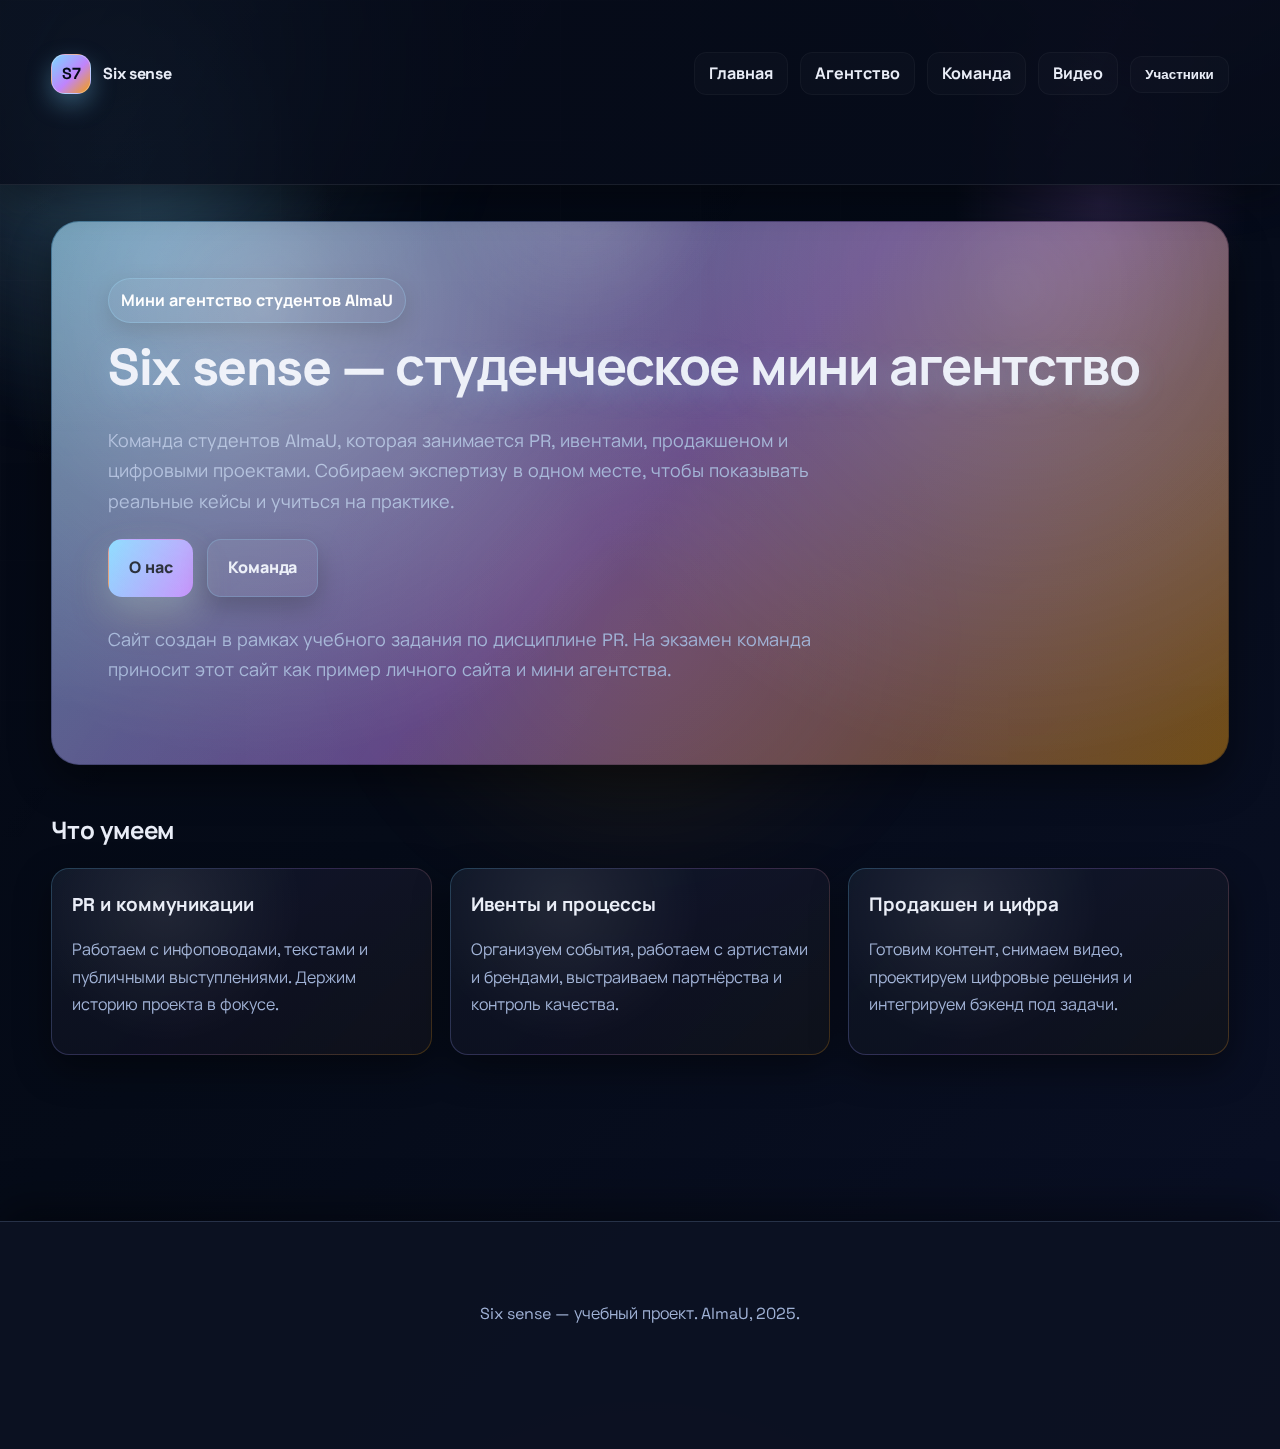
<file: index.html>
﻿<!DOCTYPE html>
<html lang="ru">
<head>
  <meta charset="UTF-8">
  <meta name="viewport" content="width=device-width, initial-scale=1.0">
  <title>Six sense — главная</title>
  <link rel="stylesheet" href="styles.css">
</head>
<body>
  <header class="site-header">
    <div class="container">
      <div class="nav-bar">
        <div class="logo">
          <span class="logo-mark">S7</span>
          <span>Six sense</span>
        </div>
        <button class="nav-toggle" aria-expanded="false" aria-label="Открыть меню">Меню</button>
        <nav class="nav">
          <ul class="nav-links">
            <li><a href="index.html">Главная</a></li>
            <li><a href="agency.html">Агентство</a></li>
            <li><a href="team.html">Команда</a></li>
            <li><a href="videos.html">Видео</a></li>
            <li class="has-submenu">
              <button class="submenu-toggle" aria-expanded="false">Участники</button>
              <ul class="submenu">
                <li><a href="sapar.html">Сапар Алихан</a></li>
                <li><a href="asel.html">Баракова Асель</a></li>
                <li><a href="amir_isaev.html">Исаев Амир</a></li>
                <li><a href="angelina.html">Куракпаева Ангелина</a></li>
                <li><a href="aruzhan.html">Есенгелді Аружан</a></li>
                <li><a href="amir_ahmatzhanov.html">Ахматжанов Амир</a></li>
              </ul>
            </li>
          </ul>
        </nav>
      </div>
    </div>
  </header>

  <main class="container">
    <section class="hero">
      <span class="pill">Мини агентство студентов AlmaU</span>
      <h1>Six sense — студенческое мини агентство</h1>
      <p>Команда студентов AlmaU, которая занимается PR, ивентами, продакшеном и цифровыми проектами. Собираем экспертизу в одном месте, чтобы показывать реальные кейсы и учиться на практике.</p>
      <div class="cta-row">
        <a class="btn" href="agency.html">О нас</a>
        <a class="btn secondary" href="team.html">Команда</a>
      </div>
      <p class="muted">Сайт создан в рамках учебного задания по дисциплине PR. На экзамен команда приносит этот сайт как пример личного сайта и мини агентства.</p>
    </section>

    <section class="section">
      <h2>Что умеем</h2>
      <div class="grid features">
        <div class="card">
          <h3>PR и коммуникации</h3>
          <p class="muted">Работаем с инфоповодами, текстами и публичными выступлениями. Держим историю проекта в фокусе.</p>
        </div>
        <div class="card">
          <h3>Ивенты и процессы</h3>
          <p class="muted">Организуем события, работаем с артистами и брендами, выстраиваем партнёрства и контроль качества.</p>
        </div>
        <div class="card">
          <h3>Продакшен и цифра</h3>
          <p class="muted">Готовим контент, снимаем видео, проектируем цифровые решения и интегрируем бэкенд под задачи.</p>
        </div>
      </div>
    </section>
  </main>

  <footer class="footer">
    <div class="container">
      <p>Six sense — учебный проект. AlmaU, 2025.</p>
    </div>
  </footer>
  <script src="script.js"></script>
</body>
</html>
</file>
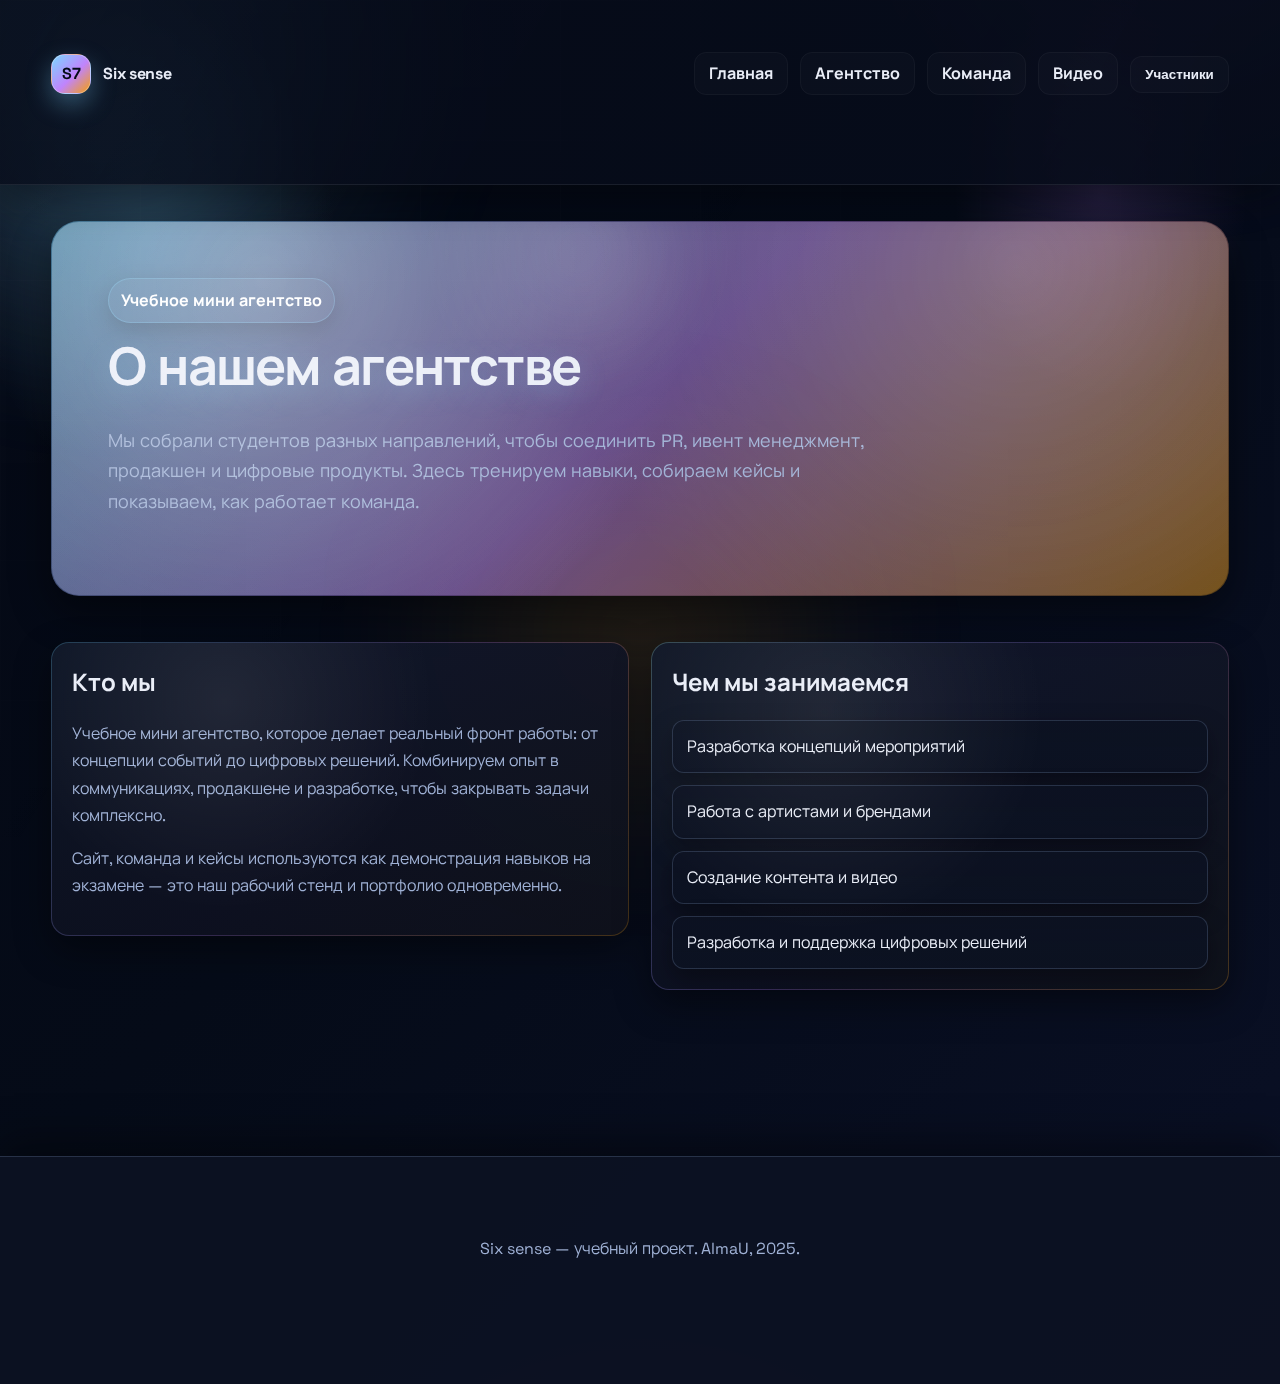
<file: agency.html>
﻿<!DOCTYPE html>
<html lang="ru">
<head>
  <meta charset="UTF-8">
  <meta name="viewport" content="width=device-width, initial-scale=1.0">
  <title>О нашем агентстве — Six sense</title>
  <link rel="stylesheet" href="styles.css">
</head>
<body>
  <header class="site-header">
    <div class="container">
      <div class="nav-bar">
        <div class="logo">
          <span class="logo-mark">S7</span>
          <span>Six sense</span>
        </div>
        <button class="nav-toggle" aria-expanded="false" aria-label="Открыть меню">Меню</button>
        <nav class="nav">
          <ul class="nav-links">
            <li><a href="index.html">Главная</a></li>
            <li><a href="agency.html">Агентство</a></li>
            <li><a href="team.html">Команда</a></li>
            <li><a href="videos.html">Видео</a></li>
            <li class="has-submenu">
              <button class="submenu-toggle" aria-expanded="false">Участники</button>
              <ul class="submenu">
                <li><a href="sapar.html">Сапар Алихан</a></li>
                <li><a href="asel.html">Баракова Асель</a></li>
                <li><a href="amir_isaev.html">Исаев Амир</a></li>
                <li><a href="angelina.html">Куракпаева Ангелина</a></li>
                <li><a href="aruzhan.html">Есенгелді Аружан</a></li>
                <li><a href="amir_ahmatzhanov.html">Ахматжанов Амир</a></li>
              </ul>
            </li>
          </ul>
        </nav>
      </div>
    </div>
  </header>

  <main class="container">
    <section class="hero">
      <span class="pill">Учебное мини агентство</span>
      <h1>О нашем агентстве</h1>
      <p>Мы собрали студентов разных направлений, чтобы соединить PR, ивент менеджмент, продакшен и цифровые продукты. Здесь тренируем навыки, собираем кейсы и показываем, как работает команда.</p>
    </section>

    <section class="section split">
      <div class="card">
        <h2>Кто мы</h2>
        <p class="muted">Учебное мини агентство, которое делает реальный фронт работы: от концепции событий до цифровых решений. Комбинируем опыт в коммуникациях, продакшене и разработке, чтобы закрывать задачи комплексно.</p>
        <p class="muted">Сайт, команда и кейсы используются как демонстрация навыков на экзамене — это наш рабочий стенд и портфолио одновременно.</p>
      </div>
      <div class="card">
        <h2>Чем мы занимаемся</h2>
        <ul class="list">
          <li>Разработка концепций мероприятий</li>
          <li>Работа с артистами и брендами</li>
          <li>Создание контента и видео</li>
          <li>Разработка и поддержка цифровых решений</li>
        </ul>
      </div>
    </section>
  </main>

  <footer class="footer">
    <div class="container">
      <p>Six sense — учебный проект. AlmaU, 2025.</p>
    </div>
  </footer>
  <script src="script.js"></script>
</body>
</html>
</file>
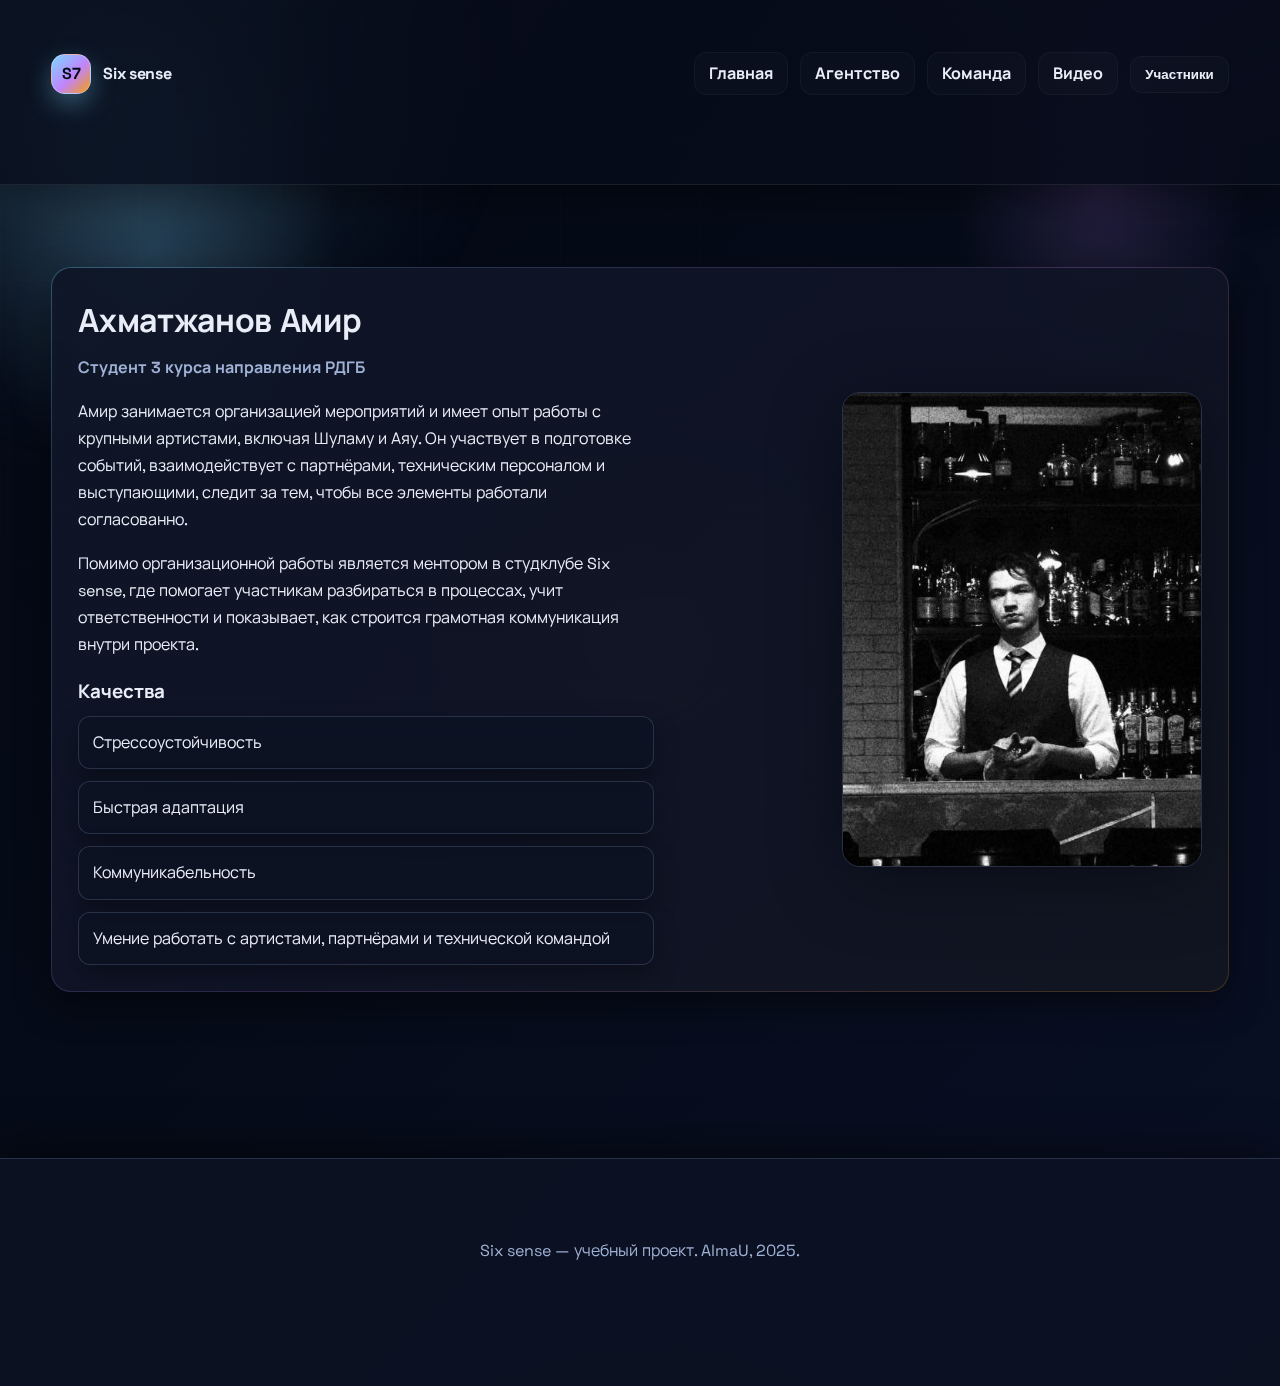
<file: amir_ahmatzhanov.html>
﻿<!DOCTYPE html>
<html lang="ru">
<head>
  <meta charset="UTF-8">
  <meta name="viewport" content="width=device-width, initial-scale=1.0">
  <title>Ахматжанов Амир — Six sense</title>
  <link rel="stylesheet" href="styles.css">
</head>
<body>
  <header class="site-header">
    <div class="container">
      <div class="nav-bar">
        <div class="logo">
          <span class="logo-mark">S7</span>
          <span>Six sense</span>
        </div>
        <button class="nav-toggle" aria-expanded="false" aria-label="Открыть меню">Меню</button>
        <nav class="nav">
          <ul class="nav-links">
            <li><a href="index.html">Главная</a></li>
            <li><a href="agency.html">Агентство</a></li>
            <li><a href="team.html">Команда</a></li>
            <li><a href="videos.html">Видео</a></li>
            <li class="has-submenu">
              <button class="submenu-toggle" aria-expanded="false">Участники</button>
              <ul class="submenu">
                <li><a href="sapar.html">Сапар Алихан</a></li>
                <li><a href="asel.html">Баракова Асель</a></li>
                <li><a href="amir_isaev.html">Исаев Амир</a></li>
                <li><a href="angelina.html">Куракпаева Ангелина</a></li>
                <li><a href="aruzhan.html">Есенгелді Аружан</a></li>
                <li><a href="amir_ahmatzhanov.html">Ахматжанов Амир</a></li>
              </ul>
            </li>
          </ul>
        </nav>
      </div>
    </div>
  </header>

  <main class="container">
    <section class="section">
      <div class="profile-layout">
        <div class="profile-text">
          <h1>Ахматжанов Амир</h1>
          <p class="role">Студент 3 курса направления РДГБ</p>
          <p>Амир занимается организацией мероприятий и имеет опыт работы с крупными артистами, включая Шуламу и Аяу. Он участвует в подготовке событий, взаимодействует с партнёрами, техническим персоналом и выступающими, следит за тем, чтобы все элементы работали согласованно.</p>
          <p>Помимо организационной работы является ментором в студклубе Six sense, где помогает участникам разбираться в процессах, учит ответственности и показывает, как строится грамотная коммуникация внутри проекта.</p>

          <div class="profile-section">
            <h3>Качества</h3>
            <ul class="list">
              <li>Стрессоустойчивость</li>
              <li>Быстрая адаптация</li>
              <li>Коммуникабельность</li>
              <li>Умение работать с артистами, партнёрами и технической командой</li>
            </ul>
          </div>
        </div>
        <div class="profile-photo">
          <img src="img/AHMUT.JPG" alt="Ахматжанов Амир">
        </div>
      </div>
    </section>
  </main>

  <footer class="footer">
    <div class="container">
      <p>Six sense — учебный проект. AlmaU, 2025.</p>
    </div>
  </footer>
  <script src="script.js"></script>
</body>
</html>
</file>
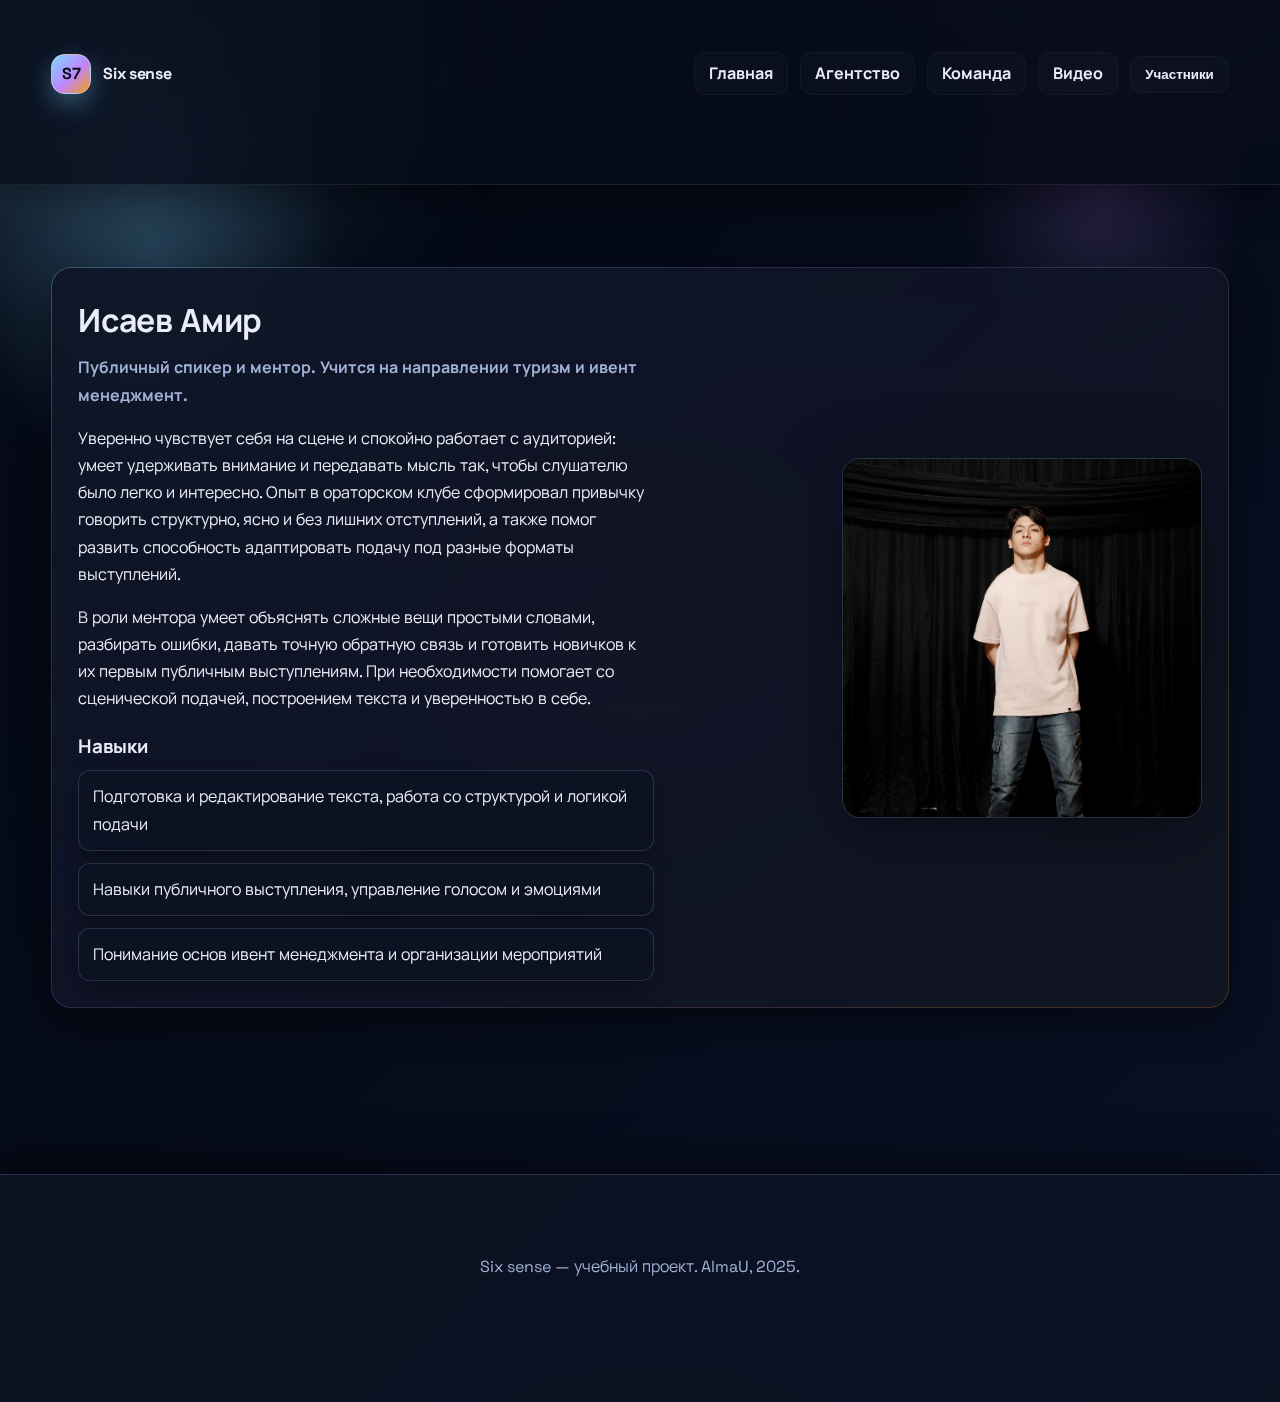
<file: amir_isaev.html>
﻿<!DOCTYPE html>
<html lang="ru">
<head>
  <meta charset="UTF-8">
  <meta name="viewport" content="width=device-width, initial-scale=1.0">
  <title>Исаев Амир — Six sense</title>
  <link rel="stylesheet" href="styles.css">
</head>
<body>
  <header class="site-header">
    <div class="container">
      <div class="nav-bar">
        <div class="logo">
          <span class="logo-mark">S7</span>
          <span>Six sense</span>
        </div>
        <button class="nav-toggle" aria-expanded="false" aria-label="Открыть меню">Меню</button>
        <nav class="nav">
          <ul class="nav-links">
            <li><a href="index.html">Главная</a></li>
            <li><a href="agency.html">Агентство</a></li>
            <li><a href="team.html">Команда</a></li>
            <li><a href="videos.html">Видео</a></li>
            <li class="has-submenu">
              <button class="submenu-toggle" aria-expanded="false">Участники</button>
              <ul class="submenu">
                <li><a href="sapar.html">Сапар Алихан</a></li>
                <li><a href="asel.html">Баракова Асель</a></li>
                <li><a href="amir_isaev.html">Исаев Амир</a></li>
                <li><a href="angelina.html">Куракпаева Ангелина</a></li>
                <li><a href="aruzhan.html">Есенгелді Аружан</a></li>
                <li><a href="amir_ahmatzhanov.html">Ахматжанов Амир</a></li>
              </ul>
            </li>
          </ul>
        </nav>
      </div>
    </div>
  </header>

  <main class="container">
    <section class="section">
      <div class="profile-layout">
        <div class="profile-text">
          <h1>Исаев Амир</h1>
          <p class="role">Публичный спикер и ментор. Учится на направлении туризм и ивент менеджмент.</p>
          <p>Уверенно чувствует себя на сцене и спокойно работает с аудиторией: умеет удерживать внимание и передавать мысль так, чтобы слушателю было легко и интересно. Опыт в ораторском клубе сформировал привычку говорить структурно, ясно и без лишних отступлений, а также помог развить способность адаптировать подачу под разные форматы выступлений.</p>
          <p>В роли ментора умеет объяснять сложные вещи простыми словами, разбирать ошибки, давать точную обратную связь и готовить новичков к их первым публичным выступлениям. При необходимости помогает со сценической подачей, построением текста и уверенностью в себе.</p>

          <div class="profile-section">
            <h3>Навыки</h3>
            <ul class="list">
              <li>Подготовка и редактирование текста, работа со структурой и логикой подачи</li>
              <li>Навыки публичного выступления, управление голосом и эмоциями</li>
              <li>Понимание основ ивент менеджмента и организации мероприятий</li>
            </ul>
          </div>
        </div>
        <div class="profile-photo">
          <img src="img/ISAEV..JPG" alt="Исаев Амир">
        </div>
      </div>
    </section>
  </main>

  <footer class="footer">
    <div class="container">
      <p>Six sense — учебный проект. AlmaU, 2025.</p>
    </div>
  </footer>
  <script src="script.js"></script>
</body>
</html>
</file>
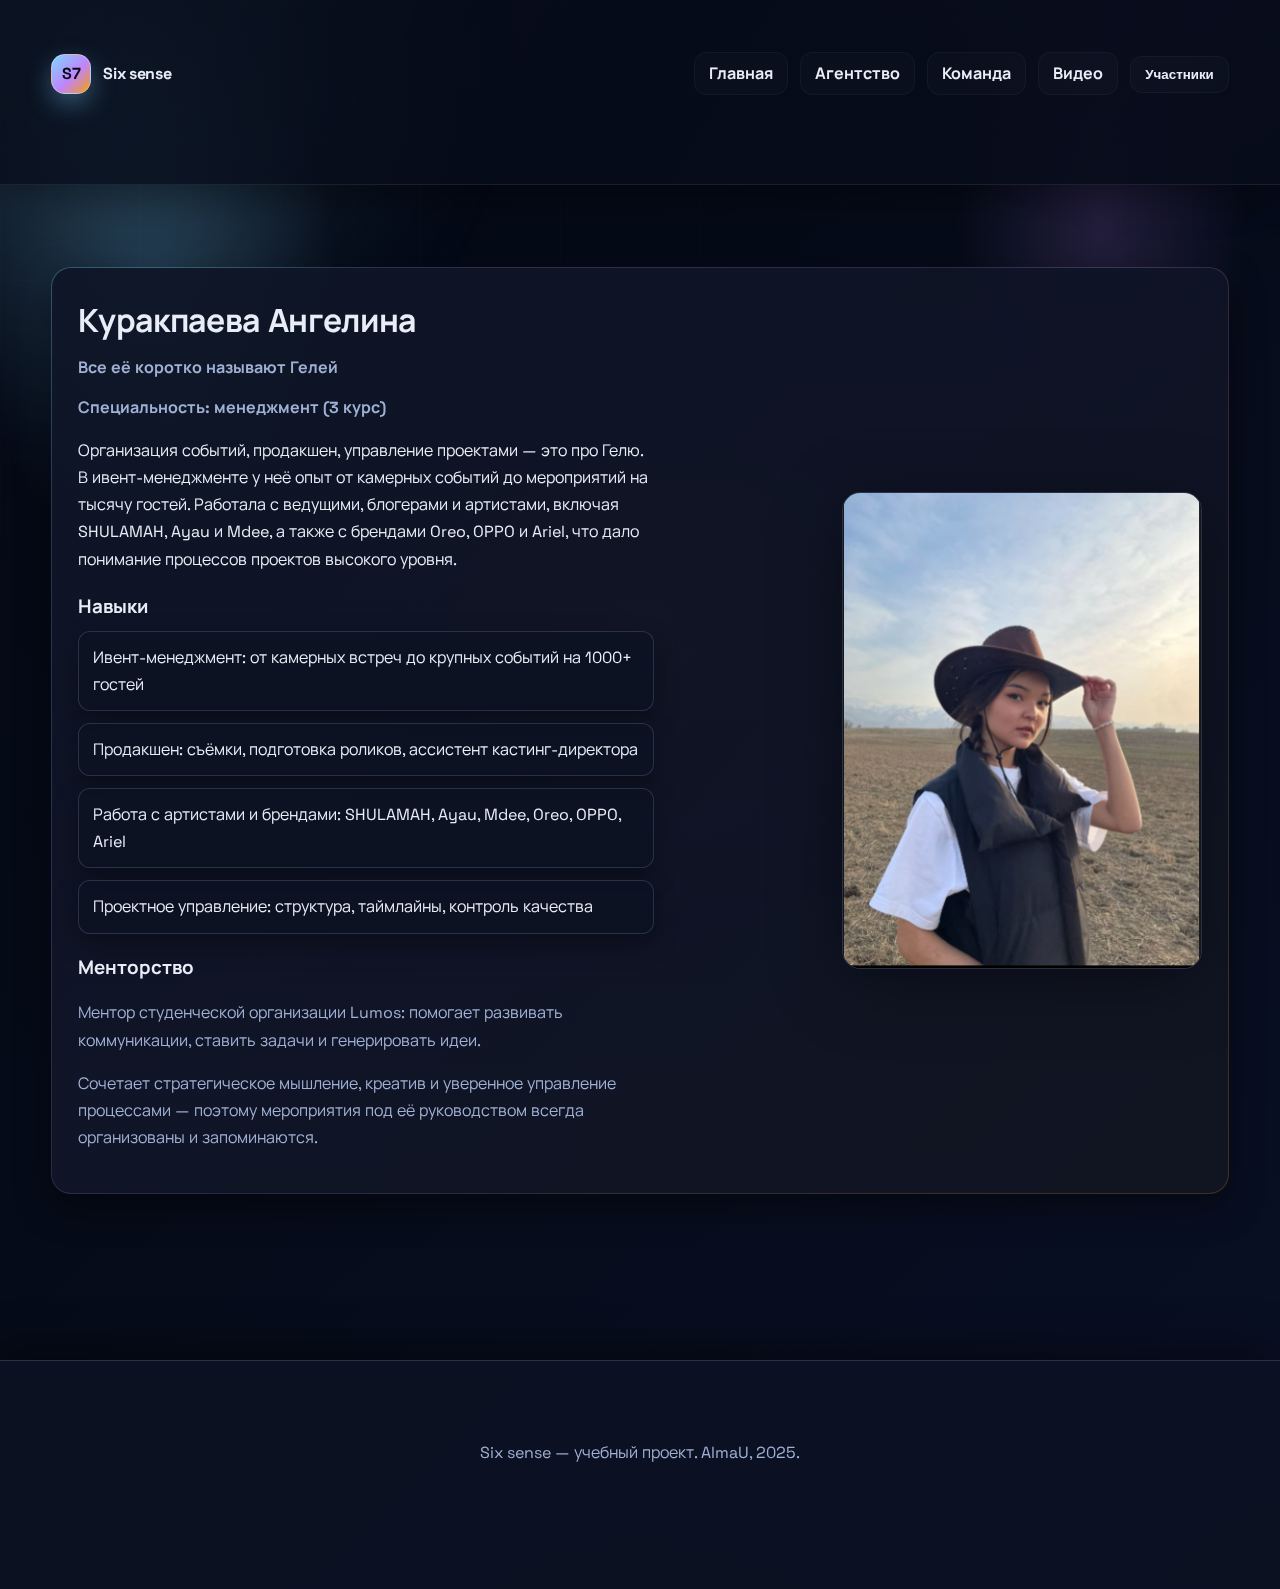
<file: angelina.html>
﻿<!DOCTYPE html>
<html lang="ru">
<head>
  <meta charset="UTF-8">
  <meta name="viewport" content="width=device-width, initial-scale=1.0">
  <title>Куракпаева Ангелина — Six sense</title>
  <link rel="stylesheet" href="styles.css">
</head>
<body>
  <header class="site-header">
    <div class="container">
      <div class="nav-bar">
        <div class="logo">
          <span class="logo-mark">S7</span>
          <span>Six sense</span>
        </div>
        <button class="nav-toggle" aria-expanded="false" aria-label="Открыть меню">Меню</button>
        <nav class="nav">
          <ul class="nav-links">
            <li><a href="index.html">Главная</a></li>
            <li><a href="agency.html">Агентство</a></li>
            <li><a href="team.html">Команда</a></li>
            <li><a href="videos.html">Видео</a></li>
            <li class="has-submenu">
              <button class="submenu-toggle" aria-expanded="false">Участники</button>
              <ul class="submenu">
                <li><a href="sapar.html">Сапар Алихан</a></li>
                <li><a href="asel.html">Баракова Асель</a></li>
                <li><a href="amir_isaev.html">Исаев Амир</a></li>
                <li><a href="angelina.html">Куракпаева Ангелина</a></li>
                <li><a href="aruzhan.html">Есенгелді Аружан</a></li>
                <li><a href="amir_ahmatzhanov.html">Ахматжанов Амир</a></li>
              </ul>
            </li>
          </ul>
        </nav>
      </div>
    </div>
  </header>

  <main class="container">
    <section class="section">
      <div class="profile-layout">
        <div class="profile-text">
          <h1>Куракпаева Ангелина</h1>
           <p class="role">Все её коротко называют Гелей</p>
          <p class="role">Специальность: менеджмент (3 курс)</p>
          
          <p>Организация событий, продакшен, управление проектами — это про Гелю. В ивент‑менеджменте у неё опыт от камерных событий до мероприятий на тысячу гостей. Работала с ведущими, блогерами и артистами, включая SHULAMAH, Ayau и Mdee, а также с брендами Oreo, OPPO и Ariel, что дало понимание процессов проектов высокого уровня.</p>

          <div class="profile-section">
            <h3>Навыки</h3>
            <ul class="list">
              <li>Ивент‑менеджмент: от камерных встреч до крупных событий на 1000+ гостей</li>
              <li>Продакшен: съёмки, подготовка роликов, ассистент кастинг-директора</li>
              <li>Работа с артистами и брендами: SHULAMAH, Ayau, Mdee, Oreo, OPPO, Ariel</li>
              <li>Проектное управление: структура, таймлайны, контроль качества</li>
            </ul>
          </div>

          <div class="profile-section">
            <h3>Менторство</h3>
            <p class="muted">Ментор студенческой организации Lumos: помогает развивать коммуникации, ставить задачи и генерировать идеи.</p>
          </div>

          <p class="muted">Сочетает стратегическое мышление, креатив и уверенное управление процессами — поэтому мероприятия под её руководством всегда организованы и запоминаются.</p>
        </div>
        <div class="profile-photo">
          <img src="img/KURAK.png" alt="Куракпаева Ангелина">
        </div>
      </div>
    </section>
  </main>

  <footer class="footer">
    <div class="container">
      <p>Six sense — учебный проект. AlmaU, 2025.</p>
    </div>
  </footer>
  <script src="script.js"></script>
</body>
</html>
</file>
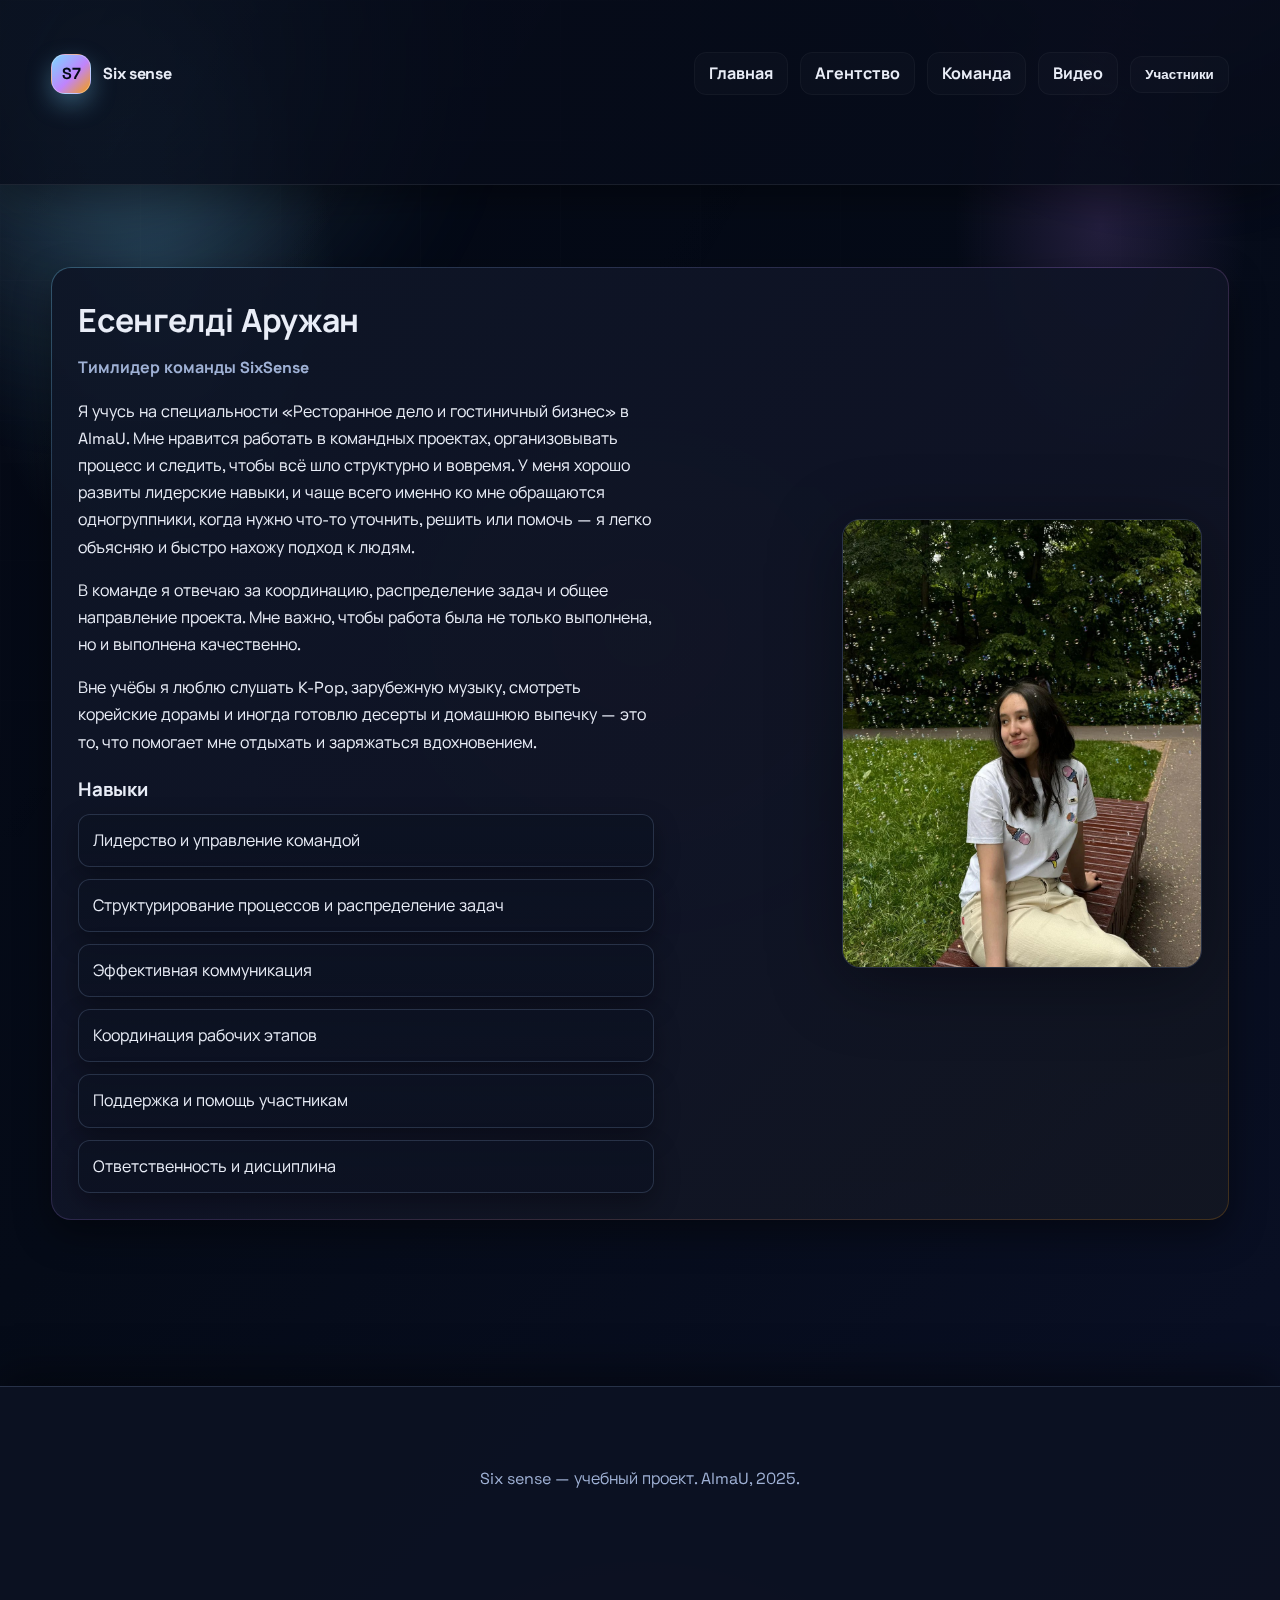
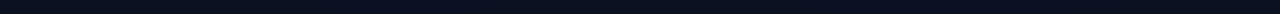
<file: aruzhan.html>
﻿<!DOCTYPE html>
<html lang="ru">
<head>
  <meta charset="UTF-8">
  <meta name="viewport" content="width=device-width, initial-scale=1.0">
  <title>Есенгелді Аружан — Six sense</title>
  <link rel="stylesheet" href="styles.css">
</head>
<body>
  <header class="site-header">
    <div class="container">
      <div class="nav-bar">
        <div class="logo">
          <span class="logo-mark">S7</span>
          <span>Six sense</span>
        </div>
        <button class="nav-toggle" aria-expanded="false" aria-label="Открыть меню">Меню</button>
        <nav class="nav">
          <ul class="nav-links">
            <li><a href="index.html">Главная</a></li>
            <li><a href="agency.html">Агентство</a></li>
            <li><a href="team.html">Команда</a></li>
            <li><a href="videos.html">Видео</a></li>
            <li class="has-submenu">
              <button class="submenu-toggle" aria-expanded="false">Участники</button>
              <ul class="submenu">
                <li><a href="sapar.html">Сапар Алихан</a></li>
                <li><a href="asel.html">Баракова Асель</a></li>
                <li><a href="amir_isaev.html">Исаев Амир</a></li>
                <li><a href="angelina.html">Куракпаева Ангелина</a></li>
                <li><a href="aruzhan.html">Есенгелді Аружан</a></li>
                <li><a href="amir_ahmatzhanov.html">Ахматжанов Амир</a></li>
              </ul>
            </li>
          </ul>
        </nav>
      </div>
    </div>
  </header>

  <main class="container">
    <section class="section">
      <div class="profile-layout">
        <div class="profile-text">
          <h1>Есенгелді Аружан</h1>
          <p class="role">Тимлидер команды SixSense</p>
          <p>Я учусь на специальности «Ресторанное дело и гостиничный бизнес» в AlmaU. Мне нравится работать в командных проектах, организовывать процесс и следить, чтобы всё шло структурно и вовремя. У меня хорошо развиты лидерские навыки, и чаще всего именно ко мне обращаются одногруппники, когда нужно что-то уточнить, решить или помочь — я легко объясняю и быстро нахожу подход к людям.</p>
          <p>В команде я отвечаю за координацию, распределение задач и общее направление проекта. Мне важно, чтобы работа была не только выполнена, но и выполнена качественно.</p>
          <p>Вне учёбы я люблю слушать K-Pop, зарубежную музыку, смотреть корейские дорамы и иногда готовлю десерты и домашнюю выпечку — это то, что помогает мне отдыхать и заряжаться вдохновением.</p>

          <div class="profile-section">
            <h3>Навыки</h3>
            <ul class="list">
              <li>Лидерство и управление командой</li>
              <li>Структурирование процессов и распределение задач</li>
              <li>Эффективная коммуникация</li>
              <li>Координация рабочих этапов</li>
              <li>Поддержка и помощь участникам</li>
              <li>Ответственность и дисциплина</li>
            </ul>
          </div>
        </div>
        <div class="profile-photo">
          <img src="img/ESENGELDI.jpg" alt="Есенгелді Аружан">
        </div>
      </div>
    </section>
  </main>

  <footer class="footer">
    <div class="container">
      <p>Six sense — учебный проект. AlmaU, 2025.</p>
    </div>
  </footer>
  <script src="script.js"></script>
</body>
</html>
</file>
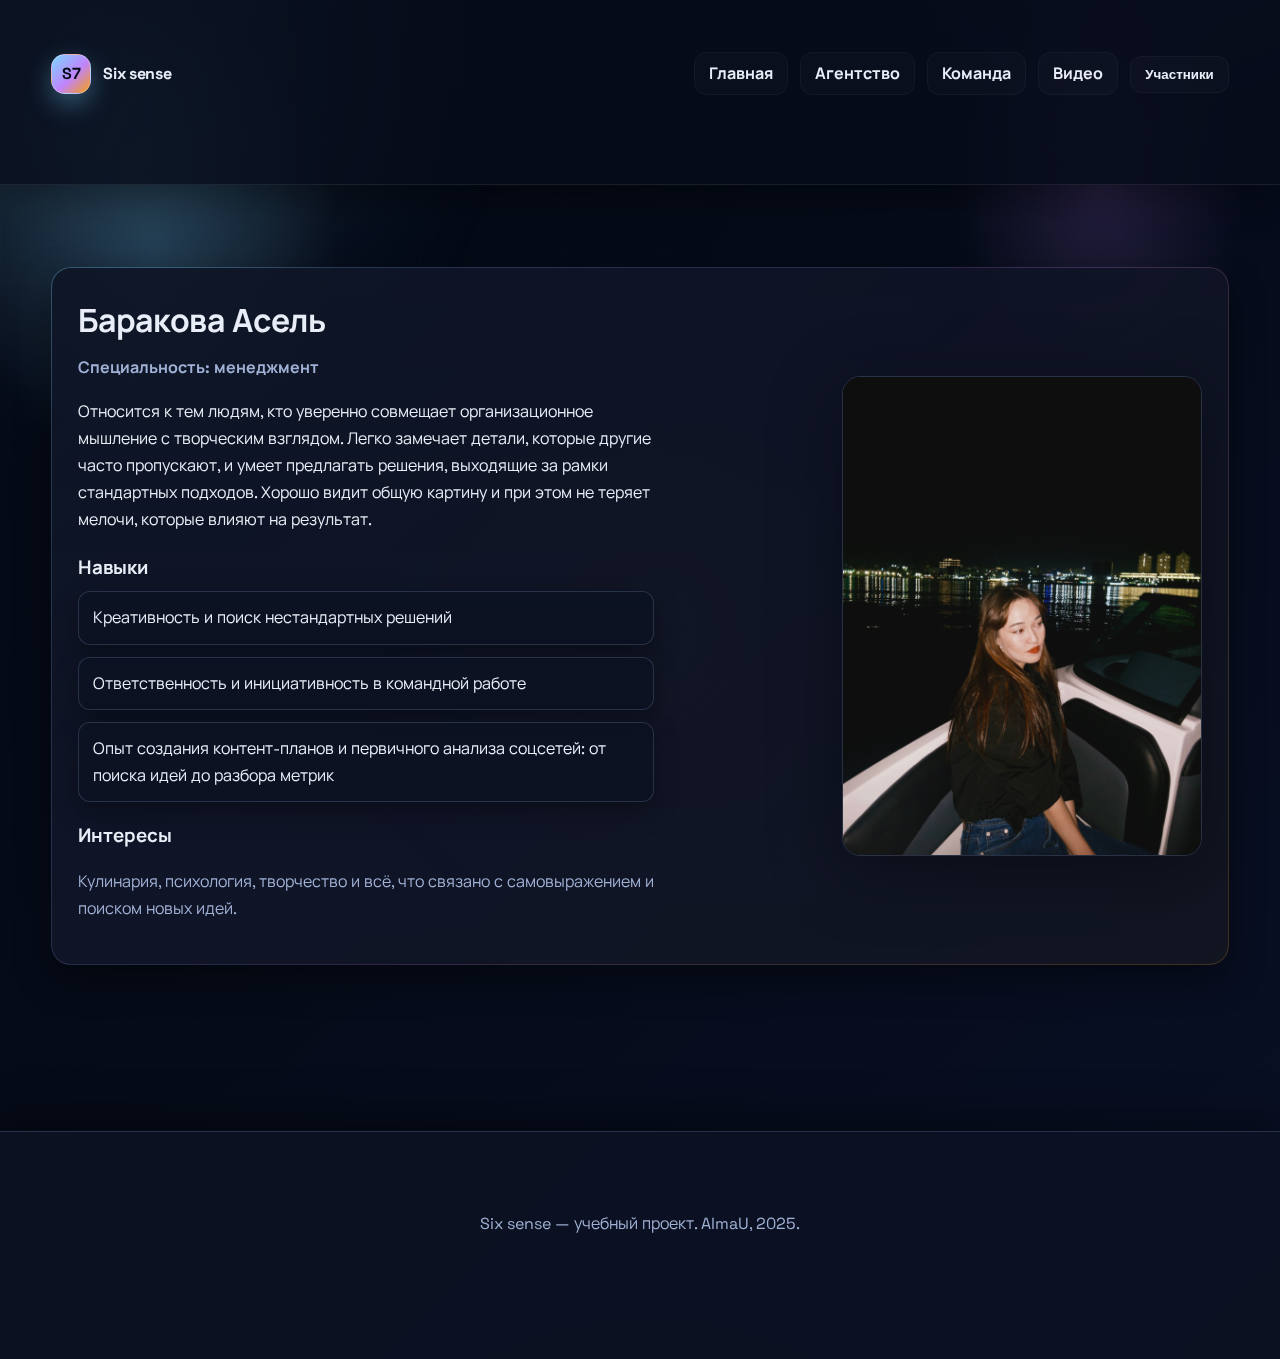
<file: asel.html>
﻿<!DOCTYPE html>
<html lang="ru">
<head>
  <meta charset="UTF-8">
  <meta name="viewport" content="width=device-width, initial-scale=1.0">
  <title>Баракова Асель — Six sense</title>
  <link rel="stylesheet" href="styles.css">
</head>
<body>
  <header class="site-header">
    <div class="container">
      <div class="nav-bar">
        <div class="logo">
          <span class="logo-mark">S7</span>
          <span>Six sense</span>
        </div>
        <button class="nav-toggle" aria-expanded="false" aria-label="Открыть меню">Меню</button>
        <nav class="nav">
          <ul class="nav-links">
            <li><a href="index.html">Главная</a></li>
            <li><a href="agency.html">Агентство</a></li>
            <li><a href="team.html">Команда</a></li>
            <li><a href="videos.html">Видео</a></li>
            <li class="has-submenu">
              <button class="submenu-toggle" aria-expanded="false">Участники</button>
              <ul class="submenu">
                <li><a href="sapar.html">Сапар Алихан</a></li>
                <li><a href="asel.html">Баракова Асель</a></li>
                <li><a href="amir_isaev.html">Исаев Амир</a></li>
                <li><a href="angelina.html">Куракпаева Ангелина</a></li>
                <li><a href="aruzhan.html">Есенгелді Аружан</a></li>
                <li><a href="amir_ahmatzhanov.html">Ахматжанов Амир</a></li>
              </ul>
            </li>
          </ul>
        </nav>
      </div>
    </div>
  </header>

  <main class="container">
    <section class="section">
      <div class="profile-layout">
        <div class="profile-text">
          <h1>Баракова Асель</h1>
          <p class="role">Специальность: менеджмент</p>
          <p>Относится к тем людям, кто уверенно совмещает организационное мышление с творческим взглядом. Легко замечает детали, которые другие часто пропускают, и умеет предлагать решения, выходящие за рамки стандартных подходов. Хорошо видит общую картину и при этом не теряет мелочи, которые влияют на результат.</p>

          <div class="profile-section">
            <h3>Навыки</h3>
            <ul class="list">
              <li>Креативность и поиск нестандартных решений</li>
              <li>Ответственность и инициативность в командной работе</li>
              <li>Опыт создания контент-планов и первичного анализа соцсетей: от поиска идей до разбора метрик</li>
            </ul>
          </div>

          <div class="profile-section">
            <h3>Интересы</h3>
            <p class="muted">Кулинария, психология, творчество и всё, что связано с самовыражением и поиском новых идей.</p>
          </div>
        </div>
        <div class="profile-photo">
          <img src="img/BARA.jpg" alt="Баракова Асель">
        </div>
      </div>
    </section>
  </main>

  <footer class="footer">
    <div class="container">
      <p>Six sense — учебный проект. AlmaU, 2025.</p>
    </div>
  </footer>
  <script src="script.js"></script>
</body>
</html>
</file>
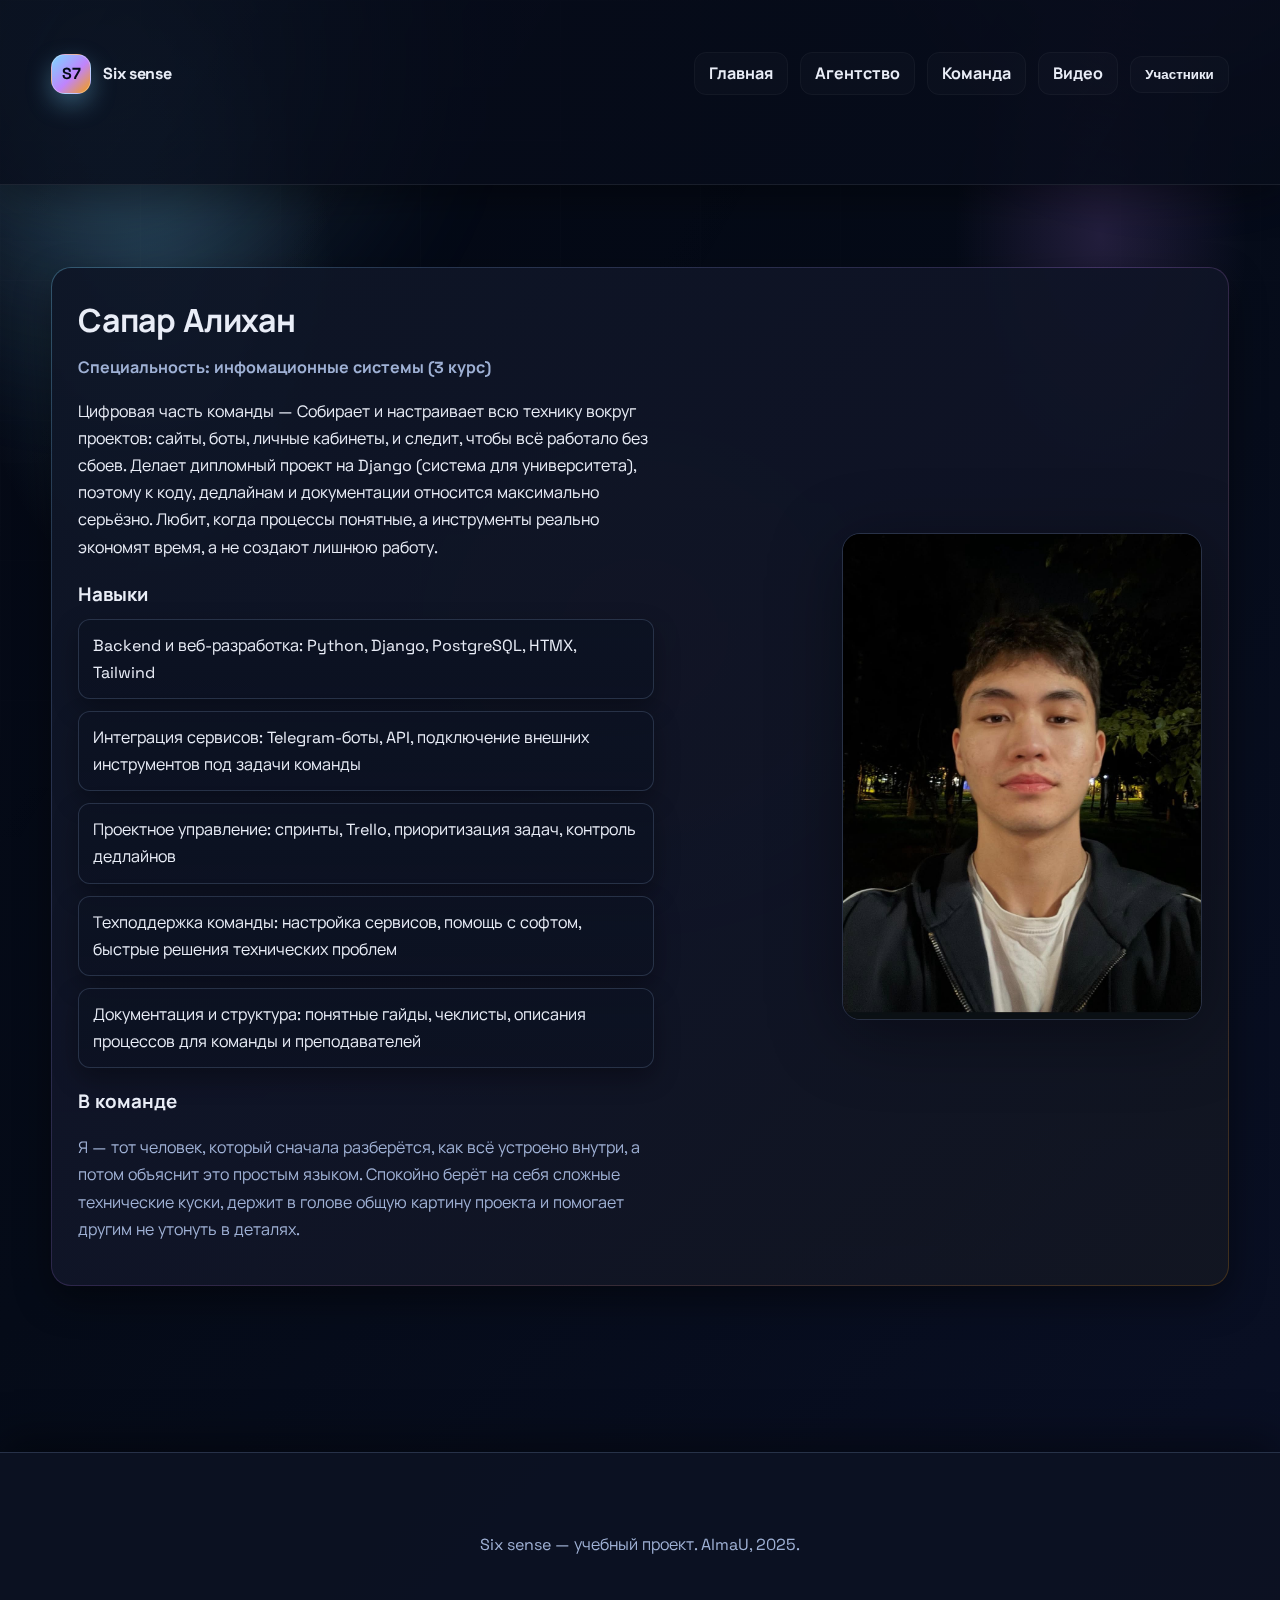
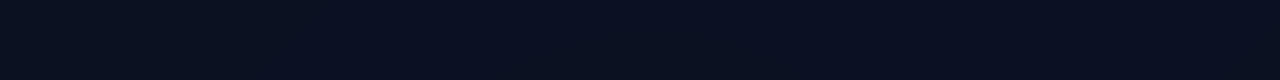
<file: sapar.html>
﻿<!DOCTYPE html>
<html lang="ru">
<head>
  <meta charset="UTF-8">
  <meta name="viewport" content="width=device-width, initial-scale=1.0">
  <title>Сапар Алихан — Six sense</title>
  <link rel="stylesheet" href="styles.css">
</head>
<body>
  <header class="site-header">
    <div class="container">
      <div class="nav-bar">
        <div class="logo">
          <span class="logo-mark">S7</span>
          <span>Six sense</span>
        </div>
        <button class="nav-toggle" aria-expanded="false" aria-label="Открыть меню">Меню</button>
        <nav class="nav">
          <ul class="nav-links">
            <li><a href="index.html">Главная</a></li>
            <li><a href="agency.html">Агентство</a></li>
            <li><a href="team.html">Команда</a></li>
            <li><a href="videos.html">Видео</a></li>
            <li class="has-submenu">
              <button class="submenu-toggle" aria-expanded="false">Участники</button>
              <ul class="submenu">
                <li><a href="sapar.html">Сапар Алихан</a></li>
                <li><a href="asel.html">Баракова Асель</a></li>
                <li><a href="amir_isaev.html">Исаев Амир</a></li>
                <li><a href="angelina.html">Куракпаева Ангелина</a></li>
                <li><a href="aruzhan.html">Есенгелді Аружан</a></li>
                <li><a href="amir_ahmatzhanov.html">Ахматжанов Амир</a></li>
              </ul>
            </li>
          </ul>
        </nav>
      </div>
    </div>
  </header>

  <main class="container">
    <section class="section">
      <div class="profile-layout">
        <div class="profile-text">
          <h1>Сапар Алихан</h1>
          <p class="role">Специальность: инфомационные системы (3 курс)</p>
          <p>Цифровая часть команды —  Собирает и настраивает всю технику вокруг проектов: сайты, боты, личные кабинеты, и следит, чтобы всё работало без сбоев. Делает дипломный проект на Django (система для университета), поэтому к коду, дедлайнам и документации относится максимально серьёзно. Любит, когда процессы понятные, а инструменты реально экономят время, а не создают лишнюю работу.</p>

          <div class="profile-section">
            <h3>Навыки</h3>
            <ul class="list">
              <li>Backend и веб‑разработка: Python, Django, PostgreSQL, HTMX, Tailwind</li>
              <li>Интеграция сервисов: Telegram‑боты, API, подключение внешних инструментов под задачи команды</li>
              <li>Проектное управление: спринты, Trello, приоритизация задач, контроль дедлайнов</li>
              <li>Техподдержка команды: настройка сервисов, помощь с софтом, быстрые решения технических проблем</li>
              <li>Документация и структура: понятные гайды, чеклисты, описания процессов для команды и преподавателей</li>
            </ul>
          </div>

          <div class="profile-section">
            <h3>В команде</h3>
            <p class="muted">Я — тот человек, который сначала разберётся, как всё устроено внутри, а потом объяснит это простым языком. Спокойно берёт на себя сложные технические куски, держит в голове общую картину проекта и помогает другим не утонуть в деталях.</p>
          </div>
        </div>
        <div class="profile-photo">
          <img src="img/SAPAR.jpeg" alt="Сапар Алихан">
        </div>
      </div>
    </section>
  </main>

  <footer class="footer">
    <div class="container">
      <p>Six sense — учебный проект. AlmaU, 2025.</p>
    </div>
  </footer>
  <script src="script.js"></script>
</body>
</html>
</file>
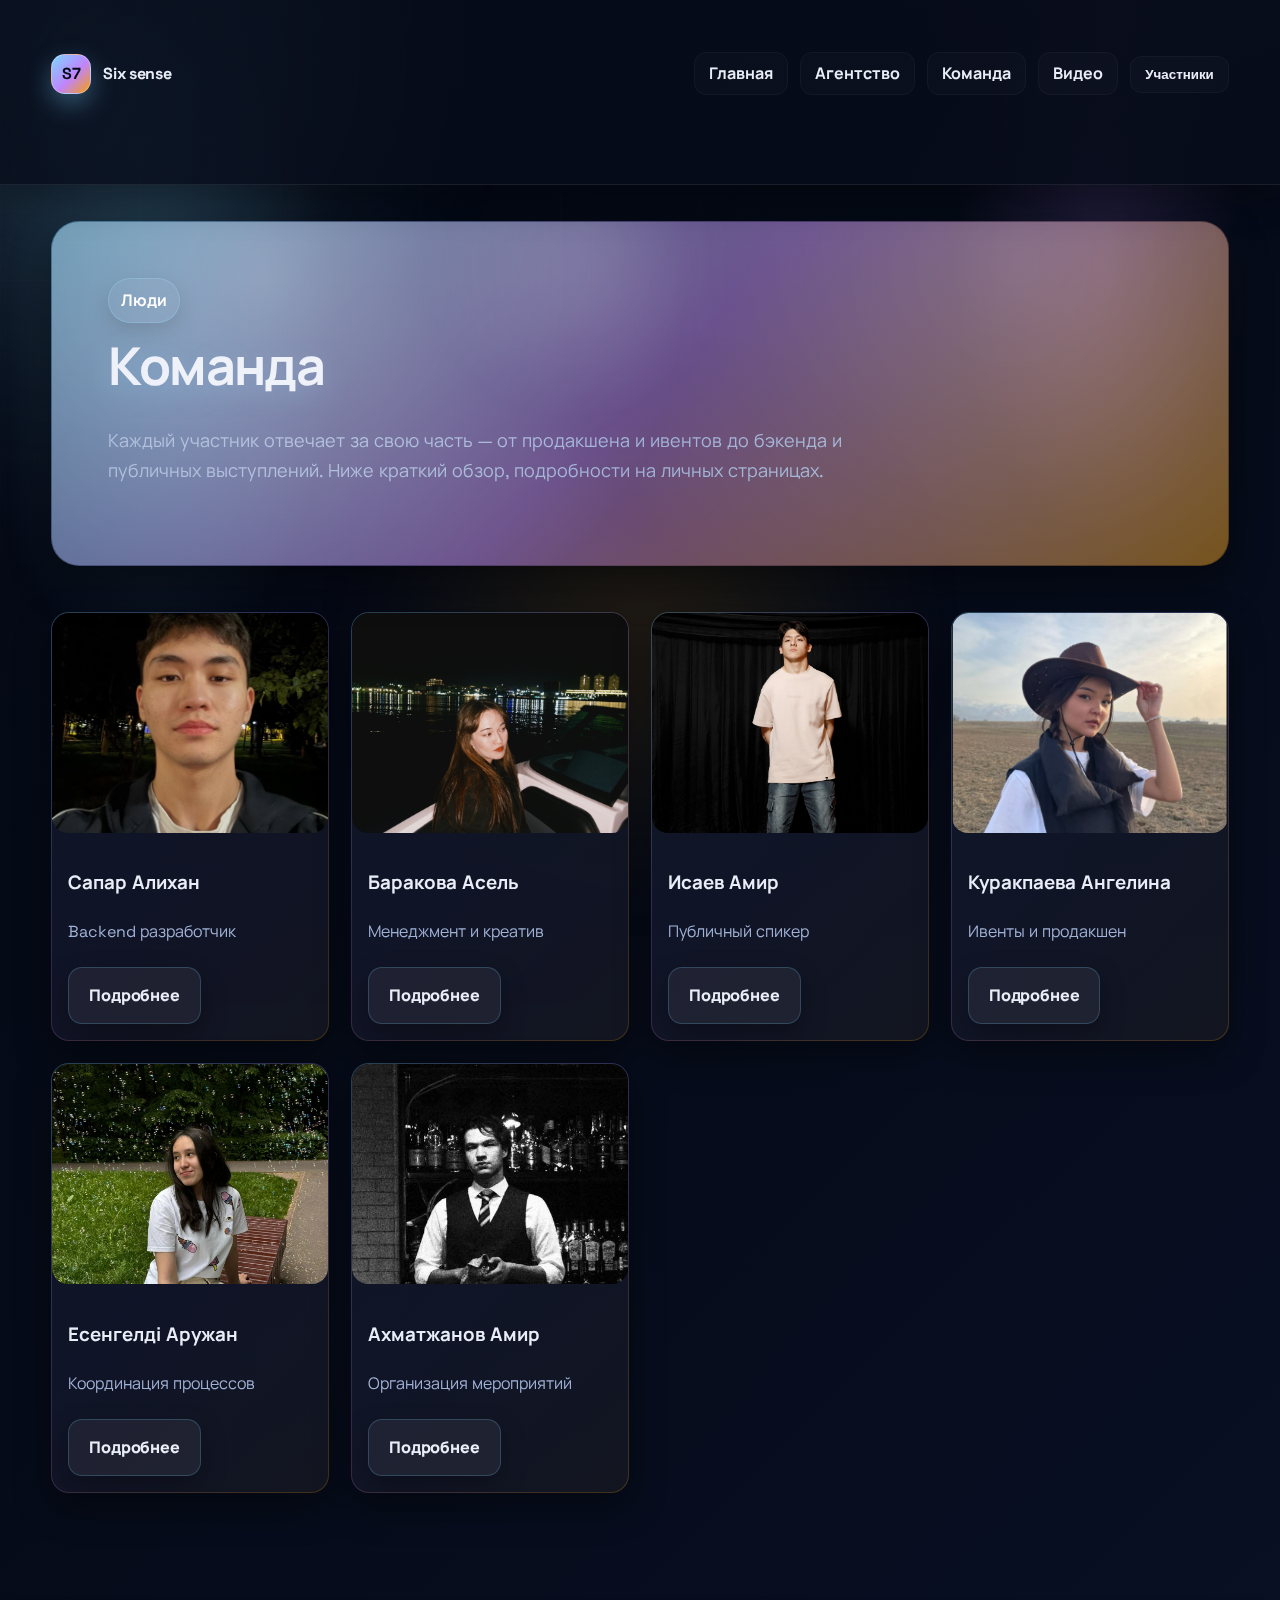
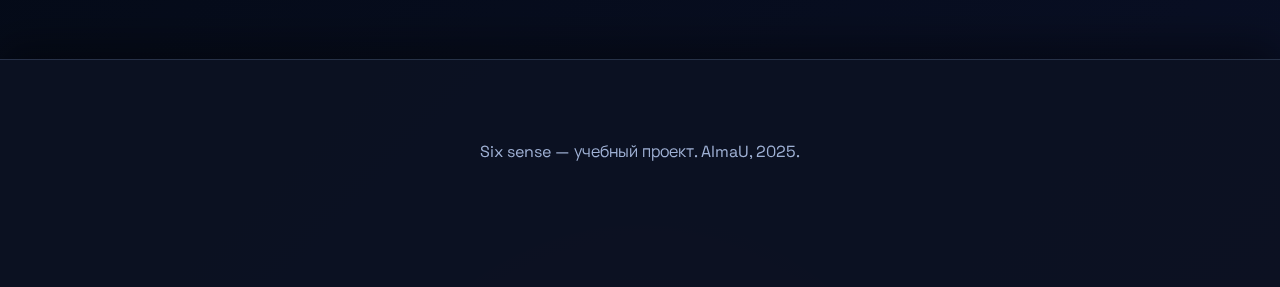
<file: team.html>
﻿<!DOCTYPE html>
<html lang="ru">
<head>
  <meta charset="UTF-8">
  <meta name="viewport" content="width=device-width, initial-scale=1.0">
  <title>Команда — Six sense</title>
  <link rel="stylesheet" href="styles.css">
</head>
<body>
  <header class="site-header">
    <div class="container">
      <div class="nav-bar">
        <div class="logo">
          <span class="logo-mark">S7</span>
          <span>Six sense</span>
        </div>
        <button class="nav-toggle" aria-expanded="false" aria-label="Открыть меню">Меню</button>
        <nav class="nav">
          <ul class="nav-links">
            <li><a href="index.html">Главная</a></li>
            <li><a href="agency.html">Агентство</a></li>
            <li><a href="team.html">Команда</a></li>
            <li><a href="videos.html">Видео</a></li>
            <li class="has-submenu">
              <button class="submenu-toggle" aria-expanded="false">Участники</button>
              <ul class="submenu">
                <li><a href="sapar.html">Сапар Алихан</a></li>
                <li><a href="asel.html">Баракова Асель</a></li>
                <li><a href="amir_isaev.html">Исаев Амир</a></li>
                <li><a href="angelina.html">Куракпаева Ангелина</a></li>
                <li><a href="aruzhan.html">Есенгелді Аружан</a></li>
                <li><a href="amir_ahmatzhanov.html">Ахматжанов Амир</a></li>
              </ul>
            </li>
          </ul>
        </nav>
      </div>
    </div>
  </header>

  <main class="container">
    <section class="hero">
      <span class="pill">Люди</span>
      <h1>Команда</h1>
      <p class="muted">Каждый участник отвечает за свою часть — от продакшена и ивентов до бэкенда и публичных выступлений. Ниже краткий обзор, подробности на личных страницах.</p>
    </section>

    <section class="section">
      <div class="team-grid">
        <div class="member-card">
          <img src="img/SAPAR.jpeg" alt="Сапар Алихан">
          <div class="member-content">
            <h3>Сапар Алихан</h3>
            <p class="member-role">Backend разработчик</p>
          </div>
          <div class="card-actions">
            <a class="btn secondary" href="sapar.html">Подробнее</a>
          </div>
        </div>
        <div class="member-card">
          <img src="img/BARA.jpg" alt="Баракова Асель">
          <div class="member-content">
            <h3>Баракова Асель</h3>
            <p class="member-role">Менеджмент и креатив</p>
          </div>
          <div class="card-actions">
            <a class="btn secondary" href="asel.html">Подробнее</a>
          </div>
        </div>
        <div class="member-card">
          <img src="img/ISAEV..JPG" alt="Исаев Амир">
          <div class="member-content">
            <h3>Исаев Амир</h3>
            <p class="member-role">Публичный спикер</p>
          </div>
          <div class="card-actions">
            <a class="btn secondary" href="amir_isaev.html">Подробнее</a>
          </div>
        </div>
        <div class="member-card">
          <img src="img/KURAK.png" alt="Куракпаева Ангелина">
          <div class="member-content">
            <h3>Куракпаева Ангелина</h3>
            <p class="member-role">Ивенты и продакшен</p>
          </div>
          <div class="card-actions">
            <a class="btn secondary" href="angelina.html">Подробнее</a>
          </div>
        </div>
        <div class="member-card">
          <img src="img/ESENGELDI.jpg" alt="Есенгелді Аружан">
          <div class="member-content">
            <h3>Есенгелді Аружан</h3>
            <p class="member-role">Координация процессов</p>
          </div>
          <div class="card-actions">
            <a class="btn secondary" href="aruzhan.html">Подробнее</a>
          </div>
        </div>
        <div class="member-card">
          <img src="img/AHMUT.JPG" alt="Ахматжанов Амир">
          <div class="member-content">
            <h3>Ахматжанов Амир</h3>
            <p class="member-role">Организация мероприятий</p>
          </div>
          <div class="card-actions">
            <a class="btn secondary" href="amir_ahmatzhanov.html">Подробнее</a>
          </div>
        </div>
      </div>
    </section>
  </main>

  <footer class="footer">
    <div class="container">
      <p>Six sense — учебный проект. AlmaU, 2025.</p>
    </div>
  </footer>
  <script src="script.js"></script>
</body>
</html>
</file>
<file: styles.css>
@import url('https://fonts.googleapis.com/css2?family=Space+Grotesk:wght@500;600;700&family=Manrope:wght@400;500;600;700&family=Plus+Jakarta+Sans:wght@500;600&display=swap');

:root {
  --bg: #040814;
  --bg-2: #0a0f22;
  --card: rgba(9, 14, 27, 0.9);
  --text: #e9edf7;
  --muted: #9fb1d5;
  --accent: #7bd7ff;
  --accent-2: #c084fc;
  --accent-3: #f59e0b;
  --border: rgba(255, 255, 255, 0.08);
  --line: rgba(140, 170, 210, 0.22);
  --shadow: 0 18px 48px rgba(2, 6, 16, 0.4);
  --glass: rgba(12, 18, 34, 0.8);
  --glow: 0 0 0 1px rgba(124, 212, 255, 0.28), 0 12px 32px rgba(124, 212, 255, 0.22);
}

*,
*::before,
*::after {
  box-sizing: border-box;
}

body {
  margin: 0;
  font-family: 'Space Grotesk', 'Plus Jakarta Sans', 'Manrope', system-ui, -apple-system, sans-serif;
  background:
    radial-gradient(26% 32% at 12% 18%, rgba(124, 212, 255, 0.18), transparent 55%),
    radial-gradient(22% 28% at 86% 14%, rgba(192, 132, 252, 0.16), transparent 52%),
    radial-gradient(46% 40% at 50% 120%, rgba(245, 158, 11, 0.2), transparent 60%),
    linear-gradient(135deg, #040814 0%, #050b18 45%, #0a1026 100%);
  color: var(--text);
  line-height: 1.7;
  overflow-x: hidden;
  position: relative;
  scroll-behavior: smooth;
  min-height: 100vh;
}

body::before {
  content: "";
  position: fixed;
  inset: -200px;
  pointer-events: none;
  z-index: -2;
  background:
    radial-gradient(36% 44% at 18% 20%, rgba(124, 212, 255, 0.32), transparent 55%),
    radial-gradient(32% 40% at 82% 6%, rgba(192, 132, 252, 0.26), transparent 55%),
    radial-gradient(26% 30% at 50% 64%, rgba(245, 158, 11, 0.22), transparent 58%);
  filter: blur(90px);
  opacity: 0.9;
}

body::after {
  content: "";
  position: fixed;
  inset: 0;
  pointer-events: none;
  z-index: -1;
  background:
    linear-gradient(120deg, rgba(255, 255, 255, 0.08) 0%, rgba(255, 255, 255, 0.02) 40%, transparent 65%),
    linear-gradient(to right, rgba(255, 255, 255, 0.05) 1px, transparent 1px),
    linear-gradient(to bottom, rgba(255, 255, 255, 0.05) 1px, transparent 1px);
  background-size: 100% 100%, 140px 140px, 140px 140px;
  mask: linear-gradient(180deg, rgba(255, 255, 255, 0.18), rgba(255, 255, 255, 0.04));
}

a {
  color: inherit;
  text-decoration: none;
}

img {
  max-width: 100%;
  display: block;
  border-radius: 16px;
}

::selection {
  background: rgba(124, 212, 255, 0.28);
  color: #0f172a;
}

.container {
  width: min(1180px, 92vw);
  margin: 0 auto;
  padding: 36px 0 72px;
  position: relative;
  z-index: 1;
}

.site-header {
  position: sticky;
  top: 0;
  z-index: 20;
  background: linear-gradient(120deg, rgba(7, 12, 26, 0.78), rgba(7, 12, 26, 0.9));
  border-bottom: 1px solid var(--border);
  box-shadow: 0 12px 36px rgba(0, 0, 0, 0.4);
}

.nav-bar {
  display: flex;
  align-items: center;
  justify-content: space-between;
  gap: 16px;
  padding: 18px 0;
}

.logo {
  font-weight: 800;
  letter-spacing: -0.02em;
  display: flex;
  align-items: center;
  gap: 12px;
  color: var(--text);
}

.logo-mark {
  width: 40px;
  height: 40px;
  border-radius: 14px;
  background: linear-gradient(135deg, #7bd7ff 0%, #c084fc 55%, #f59e0b 100%);
  display: grid;
  place-items: center;
  color: #040b16;
  font-size: 16px;
  font-weight: 800;
  box-shadow: 0 10px 24px rgba(124, 212, 255, 0.34);
  border: 1px solid rgba(255, 255, 255, 0.32);
}

.nav {
  display: flex;
  align-items: center;
  gap: 14px;
}

.nav-links {
  display: flex;
  align-items: center;
  gap: 12px;
  list-style: none;
  margin: 0;
  padding: 0;
}

.nav-links a,
.submenu-toggle {
  padding: 10px 14px;
  border-radius: 12px;
  font-weight: 700;
  color: var(--text);
  border: 1px solid rgba(255, 255, 255, 0.04);
  background: rgba(255, 255, 255, 0.02);
  cursor: pointer;
  transition: all 0.2s ease;
}

.nav-links a:hover,
.submenu-toggle:hover {
  color: #ffffff;
  background: rgba(124, 212, 255, 0.1);
  border-color: rgba(124, 212, 255, 0.25);
  box-shadow: 0 14px 30px rgba(124, 212, 255, 0.2);
}

.has-submenu {
  position: relative;
}

.submenu {
  position: absolute;
  top: 52px;
  left: 0;
  list-style: none;
  margin: 0;
  padding: 12px;
  background: linear-gradient(180deg, rgba(12, 18, 34, 0.98), rgba(12, 18, 34, 0.9));
  border: 1px solid var(--border);
  box-shadow: 0 14px 36px rgba(0, 0, 0, 0.38);
  border-radius: 14px;
  display: none;
  min-width: 230px;
  flex-direction: column;
  gap: 6px;
}

.submenu a {
  display: block;
  padding: 10px 12px;
  border-radius: 10px;
  color: var(--text);
  transition: all 0.2s ease;
}

.submenu a:hover {
  background: rgba(124, 212, 255, 0.12);
  color: #ffffff;
}

.has-submenu.open .submenu {
  display: flex;
}

.nav-toggle {
  display: none;
  background: linear-gradient(120deg, #7bd7ff, #c084fc, #f59e0b);
  color: #050c18;
  border: none;
  padding: 10px 12px;
  border-radius: 12px;
  cursor: pointer;
  font-weight: 800;
  letter-spacing: -0.01em;
  box-shadow: var(--glow);
}

.hero {
  position: relative;
  padding: 56px;
  background:
    linear-gradient(135deg, rgba(124, 212, 255, 0.16), rgba(192, 132, 252, 0.16), rgba(245, 158, 11, 0.16)) padding-box,
    linear-gradient(135deg, rgba(124, 212, 255, 0.45), rgba(192, 132, 252, 0.38), rgba(245, 158, 11, 0.34)) border-box;
  border: 1px solid transparent;
  border-radius: 28px;
  box-shadow: 0 16px 40px rgba(0, 0, 0, 0.45);
  overflow: hidden;
  transform: translateZ(0);
  isolation: isolate;
}

.hero h1 {
  font-size: clamp(34px, 5vw, 52px);
  margin: 0 0 14px;
  letter-spacing: -0.03em;
  text-shadow: 0 8px 28px rgba(124, 212, 255, 0.28);
}

.hero p {
  margin: 0 0 22px;
  color: var(--muted);
  font-size: 18px;
  max-width: 760px;
}

.hero::after {
  content: "";
  position: absolute;
  inset: 0;
  background:
    linear-gradient(120deg, rgba(255, 255, 255, 0.12), transparent 60%),
    radial-gradient(circle at 18% 16%, rgba(255, 255, 255, 0.55), transparent 42%),
    radial-gradient(circle at 82% 12%, rgba(255, 255, 255, 0.35), transparent 45%);
  opacity: 0.6;
  pointer-events: none;
}

.hero::before {
  content: "";
  position: absolute;
  inset: -40% 40% auto auto;
  width: 360px;
  height: 360px;
  background: radial-gradient(circle, rgba(255, 255, 255, 0.35) 0%, rgba(14, 165, 233, 0) 60%);
  filter: blur(18px);
  opacity: 0.45;
  transform: rotate(-12deg);
  pointer-events: none;
}

.pill {
  display: inline-flex;
  align-items: center;
  gap: 8px;
  padding: 8px 12px;
  border-radius: 999px;
  background: rgba(255, 255, 255, 0.04);
  border: 1px solid rgba(124, 212, 255, 0.28);
  font-weight: 700;
  color: #ffffff;
  box-shadow: 0 8px 22px rgba(0, 0, 0, 0.22);
}

.cta-row {
  display: flex;
  gap: 14px;
  flex-wrap: wrap;
  margin-bottom: 28px;
}

.btn {
  display: inline-flex;
  align-items: center;
  gap: 8px;
  padding: 14px 20px;
  border-radius: 14px;
  border: 1px solid transparent;
  background: linear-gradient(120deg, #7bd7ff 0%, #c084fc 50%, #f59e0b 100%);
  color: #050c18;
  font-weight: 800;
  letter-spacing: -0.01em;
  transition: transform 0.2s ease, box-shadow 0.3s ease, background-position 0.3s ease;
  box-shadow: 0 14px 32px rgba(124, 212, 255, 0.22), 0 18px 44px rgba(245, 158, 11, 0.16);
  background-size: 200% 200%;
}

.btn:hover {
  transform: translateY(-1px) scale(1.01);
  box-shadow: 0 18px 38px rgba(124, 212, 255, 0.26), 0 22px 56px rgba(245, 158, 11, 0.18);
  background-position: 100% 50%;
}

.btn.secondary {
  background: rgba(255, 255, 255, 0.06);
  border-color: rgba(124, 212, 255, 0.22);
  color: var(--text);
  box-shadow: 0 10px 26px rgba(0, 0, 0, 0.28);
}

.btn.secondary:hover {
  border-color: rgba(124, 212, 255, 0.35);
  color: #ffffff;
}

.grid {
  display: grid;
  gap: 18px;
}

.features {
  grid-template-columns: repeat(auto-fit, minmax(240px, 1fr));
}

.card {
  position: relative;
  background:
    linear-gradient(180deg, rgba(12, 18, 34, 0.9), rgba(9, 14, 27, 0.9)) padding-box,
    linear-gradient(135deg, rgba(124, 212, 255, 0.28), rgba(192, 132, 252, 0.24), rgba(245, 158, 11, 0.26)) border-box;
  border: 1px solid transparent;
  border-radius: 18px;
  padding: 20px;
  box-shadow: 0 14px 36px rgba(0, 0, 0, 0.42);
  overflow: hidden;
  transition: transform 0.2s ease, box-shadow 0.3s ease;
}

.card::after {
  content: "";
  position: absolute;
  inset: 0;
  border-radius: inherit;
  background: radial-gradient(circle at 30% 20%, rgba(255, 255, 255, 0.2), transparent 45%);
  opacity: 0.4;
  pointer-events: none;
}

.card h3 {
  margin: 0 0 10px;
}

.card:hover {
  transform: translateY(-2px);
  box-shadow: 0 18px 48px rgba(0, 0, 0, 0.46);
}

.muted {
  color: var(--muted);
}

.section {
  margin: 46px 0;
}

.section h2 {
  margin: 0 0 16px;
  letter-spacing: -0.01em;
}

.split {
  display: grid;
  grid-template-columns: repeat(auto-fit, minmax(280px, 1fr));
  gap: 22px;
  align-items: start;
}

.list {
  list-style: none;
  padding: 0;
  margin: 0;
  display: grid;
  gap: 12px;
}

.list li {
  padding: 12px 14px;
  border-radius: 12px;
  background: linear-gradient(180deg, rgba(12, 18, 34, 0.9), rgba(12, 18, 34, 0.86));
  border: 1px solid var(--line);
  box-shadow: 0 10px 26px rgba(0, 0, 0, 0.32);
  transition: transform 0.2s ease, box-shadow 0.2s ease;
}

.list li:hover {
  transform: translateY(-2px);
  box-shadow: 0 12px 26px rgba(0, 0, 0, 0.32);
}

.team-grid {
  display: grid;
  grid-template-columns: repeat(auto-fit, minmax(240px, 1fr));
  gap: 22px;
}

.member-card {
  background:
    linear-gradient(180deg, rgba(12, 18, 34, 0.9), rgba(12, 18, 34, 0.88)) padding-box,
    linear-gradient(135deg, rgba(124, 212, 255, 0.28), rgba(192, 132, 252, 0.24), rgba(245, 158, 11, 0.26)) border-box;
  border: 1px solid transparent;
  border-radius: 18px;
  overflow: hidden;
  display: grid;
  grid-template-rows: auto 1fr auto;
  box-shadow: 0 14px 36px rgba(0, 0, 0, 0.42);
  transition: transform 0.2s ease, box-shadow 0.3s ease;
}

.member-card img {
  width: 100%;
  height: 220px;
  object-fit: cover;
}

.member-content {
  padding: 16px 16px 10px;
}

.member-role {
  color: var(--muted);
  margin: 4px 0 0;
}

.card-actions {
  padding: 12px 16px 16px;
}

.member-card:hover {
  transform: translateY(-2px);
  box-shadow: 0 18px 48px rgba(0, 0, 0, 0.46);
}

.video-grid {
  display: grid;
  grid-template-columns: repeat(auto-fit, minmax(280px, 1fr));
  gap: 20px;
}

.video-block video {
  width: 100%;
  height: 320px;
  object-fit: cover;
  border-radius: 16px;
  border: 1px solid var(--line);
  background: #000;
  box-shadow: 0 14px 34px rgba(0, 0, 0, 0.42);
}

.profile-layout {
  display: grid;
  grid-template-columns: 1.05fr 0.95fr;
  gap: 26px;
  align-items: center;
  background:
    linear-gradient(180deg, rgba(12, 18, 34, 0.92), rgba(12, 18, 34, 0.88)) padding-box,
    linear-gradient(135deg, rgba(124, 212, 255, 0.26), rgba(192, 132, 252, 0.22), rgba(245, 158, 11, 0.24)) border-box;
  border: 1px solid transparent;
  border-radius: 20px;
  padding: 26px;
  box-shadow: 0 14px 36px rgba(0, 0, 0, 0.42);
  overflow: hidden;
  transition: transform 0.2s ease, box-shadow 0.3s ease;
}

.profile-text h1 {
  margin: 0 0 6px;
  letter-spacing: -0.01em;
}

.profile-text .role {
  color: var(--muted);
  margin: 0 0 12px;
  font-weight: 700;
}

.tag-list {
  display: flex;
  flex-wrap: wrap;
  gap: 8px;
  margin: 10px 0 16px;
}

.tag {
  background: linear-gradient(120deg, rgba(124, 212, 255, 0.16), rgba(192, 132, 252, 0.14), rgba(245, 158, 11, 0.16));
  color: #ffffff;
  padding: 8px 12px;
  border-radius: 12px;
  font-weight: 700;
  border: 1px solid rgba(124, 212, 255, 0.24);
}

.profile-photo {
  justify-self: end;
  max-width: 360px;
  filter: drop-shadow(0 14px 36px rgba(0, 0, 0, 0.38));
}

.profile-photo img {
  width: 100%;
  height: auto;
  object-fit: cover;
  border-radius: 18px;
  border: 1px solid var(--line);
}

.profile-section {
  margin: 18px 0 0;
}

.profile-layout:hover {
  transform: translateY(-2px);
  box-shadow: 0 18px 48px rgba(0, 0, 0, 0.46);
}

.profile-section h3 {
  margin: 0 0 8px;
}

.footer {
  padding: 26px 0 34px;
  color: var(--muted);
  text-align: center;
  border-top: 1px solid var(--line);
  margin-top: 48px;
  background: rgba(12, 18, 34, 0.9);
  box-shadow: 0 -14px 40px rgba(0, 0, 0, 0.4);
}

@media (max-width: 900px) {
  .profile-layout {
    grid-template-columns: 1fr;
  }

  .profile-photo {
    justify-self: center;
    order: -1;
    width: min(420px, 100%);
  }
}

@media (max-width: 800px) {
  .nav-toggle {
    display: inline-flex;
  }

  .nav {
    position: absolute;
    inset: 72px 16px auto 16px;
    background: linear-gradient(180deg, rgba(12, 18, 34, 0.98), rgba(12, 18, 34, 0.92));
    border: 1px solid var(--border);
    border-radius: 16px;
    padding: 12px;
    box-shadow: 0 16px 42px rgba(0, 0, 0, 0.4);
    display: none;
  }

  .nav.open {
    display: block;
  }

  .nav-links {
    flex-direction: column;
    align-items: stretch;
  }

  .has-submenu .submenu {
    position: relative;
    top: 0;
    left: 0;
    box-shadow: none;
    border: 1px dashed var(--line);
    margin-top: 8px;
  }
}

@media (max-width: 540px) {
  .container {
    padding-top: 18px;
  }

  .nav-bar {
    padding: 12px 0;
  }

  .hero {
    padding: 30px;
  }

  .profile-layout {
    padding: 18px;
  }
}

@keyframes float {
  0% { transform: translateY(0px); }
  50% { transform: translateY(-4px); }
  100% { transform: translateY(0px); }
}

@keyframes shift {
  0% { transform: translate3d(0,0,0) scale(1); }
  100% { transform: translate3d(20px, -24px, 0) scale(1.05); }
}

@keyframes shift2 {
  0% { transform: translate3d(0,0,0); }
  100% { transform: translate3d(-18px, 22px, 0); }
}

@keyframes sheen {
  0% { background-position: 0% 50%; }
  50% { background-position: 100% 50%; }
  100% { background-position: 0% 50%; }
}

@keyframes gleam {
  0% { opacity: 0.45; }
  100% { opacity: 0.85; }
}
</file>
